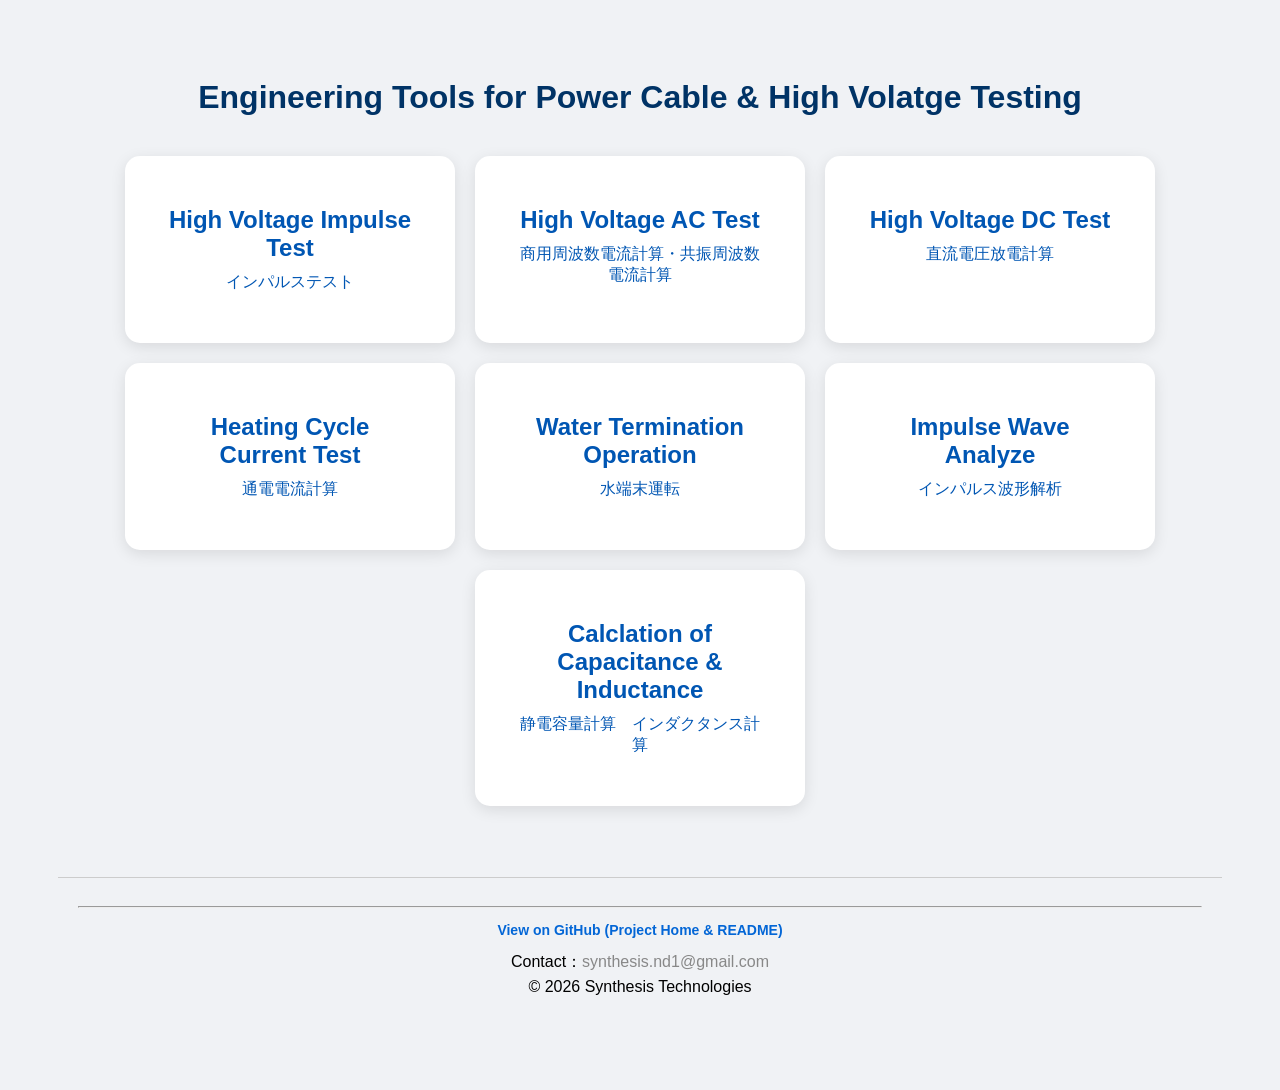
<file: index.html>
<!DOCTYPE html>
<html lang="ja">
<head>
      <!-- ここに貼り付ける -->
    <script async src="https://googletagmanager.com/gtag/js?id=G-E4B6H1NV9J"></script>
    <script>
      window.dataLayer = window.dataLayer || [];
      function gtag(){dataLayer.push(arguments);}
      gtag('js', new Date());
      gtag('config', 'G-E4B6H1NV9J');
    </script>
    <!-- ここまで -->
    <!-- Google tag (gtag.js) -->
   <script async src="https://www.googletagmanager.com/gtag/js?id=G-E4B6H1NV9J"></script> 
   <script>
    window.dataLayer = window.dataLayer || [];
    function gtag(){dataLayer.push(arguments);}
    gtag('js', new Date());
    gtag('config', 'G-E4B6H1NV9J');
   </script>
    
    <meta charset="UTF-8">
    <title>Engineering Tools - Main</title>
   <style>
    body { font-family: sans-serif; text-align: center; padding: 50px; background: #f0f2f5; }
    
    .menu-container { display: flex; justify-content: center; gap: 20px; flex-wrap: wrap; }

    .menu-card { 
        background: white; 
        padding: 40px; 
        border-radius: 15px; 
        width: 250px;
        box-shadow: 0 4px 15px rgba(0,0,0,0.1); 
        cursor: pointer; 
        transition: 0.3s;
        /* 通常時の文字色 */
        color: #0056b3; 
    }

    .menu-card h2, .menu-card p {
        color: inherit;
        margin: 10px 0;
    }

    /* 無効化されていないカードだけ、ホバー時に青く浮き上がる */
    .menu-card:not(.disabled):hover { 
        transform: translateY(-10px); 
        background: #0056b3; 
        color: white; 
    }

    /* --- インパルス波形解析専用：色抜きと無効化 --- */
    .menu-card.disabled {
        background: #e0e0e0;      /* グレーアウト（色抜き） */
        color: #888888;           /* 文字色を薄く */
        cursor: not-allowed;      /* 禁止カーソル */
        pointer-events: none;     /* クリック無効 */
        box-shadow: none;         /* 影を消す */
    }

    h1 { color: #003366; margin-bottom: 40px; }
</style>
</head>
<body>
    <h1>Engineering Tools for Power Cable & High Volatge Testing</h1>
    <div class="menu-container">
        <div class="menu-card" onclick="location.href='impulse.html'">
            <h2>High Voltage Impulse Test</h2>
            <p>インパルステスト</p>
        </div>
        <div class="menu-card" onclick="location.href='ac_test.html'">
            <h2>High Voltage AC Test</h2>
            <p>商用周波数電流計算・共振周波数電流計算</p>
        </div>
        <div class="menu-card" onclick="location.href='dc_test.html'">
            <h2>High Voltage DC Test</h2>
            <p>直流電圧放電計算</p>
        </div>
        <div class="menu-card" onclick="location.href='heating_test.html'">
            <h2>Heating Cycle Current Test</h2>
            <p>通電電流計算</p>
        </div>
        <div class="menu-card" onclick="location.href='water_test.html'">
            <h2>Water Termination Operation</h2>
            <p>水端末運転</p>
        </div>
        <div class="menu-card" onclick="location.href='impulse_wave.html'">
            <h2>Impulse Wave Analyze</h2>
            <p>インパルス波形解析</p>
        </div>
        <div class="menu-card" onclick="location.href='Calclation_C&L.html'">
            <h2>Calclation of Capacitance & Inductance</h2>
            <p>静電容量計算　インダクタンス計算</p>
        </div>
        
    </div>
      
　　<div id="plot-area"></div> 

    <footer style="margin-top: 50px; padding: 20px; border-top: 1px solid #ccc; font-family: sans-serif; text-align: center;">
        <hr> <p style="font-size: 14px; font-weight: bold;">
            <a href="https://github.com/synthesis-tech-01/engineering-tools" target="_blank" style="text-decoration: none; color: #0366d6;">
                View on GitHub (Project Home & README)
            </a>
        </p>
      <address style="font-style: normal;">
        Contact：<a href="mailto:synthesis.nd1@gmail.com" style="color: #888; text-decoration: none;">synthesis.nd1@gmail.com</a>
      </address>
      <p style="margin-top: 5px;">&copy; 2026 Synthesis Technologies</p>   
    </footer>
</body>
</html>
</file>
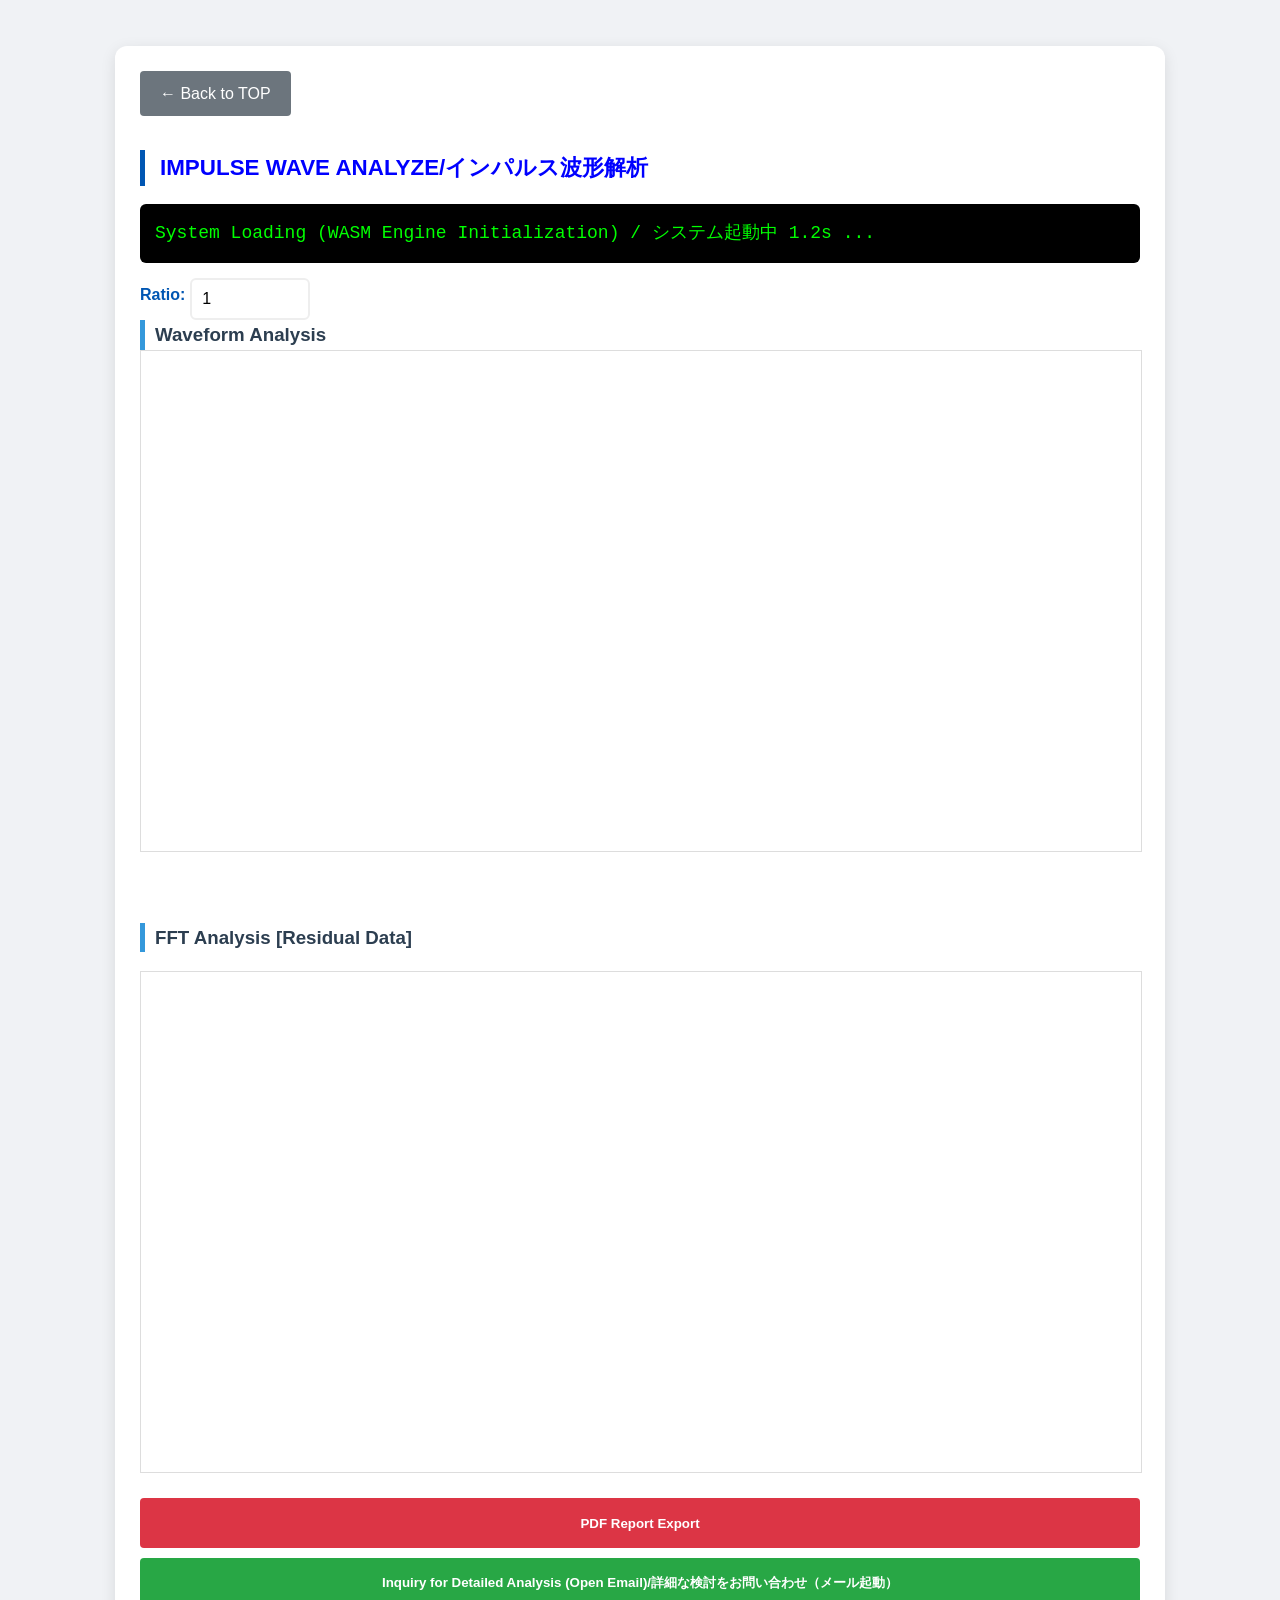
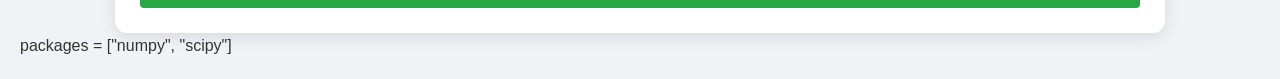
<file: impulse_wave.html>
<!DOCTYPE html>
<html lang="ja">
<head>
      <!-- Google tag (gtag.js) -->
　　　<script async src="https://googletagmanager.com/gtag/js?id=G-E4B6H1NV9J"></script>
    　<script>
     　 window.dataLayer = window.dataLayer || [];
      　function gtag(){dataLayer.push(arguments);}
      　gtag('js', new Date());
      　gtag('config', 'G-E4B6H1NV9J');
   　 </script>

    <meta charset="UTF-8">
    <title>IMPULSE WAVE ANALYZE</title>
    
    <link rel="stylesheet" href="style.css">
    <script type="module" src="https://pyscript.net/releases/2024.1.1/core.js"></script>
    <script src="https://cdn.plot.ly/plotly-2.31.1.min.js" charset="utf-8"></script>
    <style>
        body { font-family: 'Segoe UI', sans-serif; background: #f0f2f5; padding: 20px; }
        .container { max-width: 1000px; margin: 0 auto; background: white; padding: 25px; border-radius: 12px; box-shadow: 0 4px 15px rgba(0,0,0,0.1); }
        #status-box { background: #34495e; color: #ecf0f1; padding: 15px; margin: 15px 0; border-radius: 6px; font-family: monospace; font-size: 14px; min-height: 1.5em; }
        .dot-ani::after { content: '...'; animation: dots 1.5s infinite; }
        @keyframes dots { 0% { content: ''; } 33% { content: '.'; } 66% { content: '..'; } 100% { content: '...'; } }
        #plot-main, #plot-fft { width: 100%; height: 500px; background: #fff; border: 1px solid #ddd; margin-bottom: 20px; }
        .file-label { display: inline-block; padding: 10px 20px; background: #3498db; color: white; border-radius: 5px; cursor: pointer; font-weight: bold; }
        #file-info { margin-left: 15px; color: #2c3e50; font-size: 13px; font-weight: bold; vertical-align: middle; }
        h3 { color: #2c3e50; border-left: 5px solid #3498db; padding-left: 10px; margin-top: 25px; }

/*対応できないCSVファイルはファイルプレビューさせてデータの始まり行をしてい、サンプリングレートも入力させる  */
        #csv-modal {
          display: none;              /* ← 初期は非表示 */
          position: fixed;
          top: 10%;
          left: 10%;
          width: 80%;
          height: 70%;
          background: white;
          border: 1px solid #ccc;
          z-index: 9999;
        
          display: none;
          flex-direction: column;     /* ← 縦分割 */
        }

        /* ヘッダー */
        #fixed-header {
          flex: 0 0 auto;
          padding: 10px;
          background: white;
          border-bottom: 1px solid #ddd;
        }
        
        /* スクロール領域 */
        #csv-preview {
          flex: 1 1 auto;
          overflow-y: auto;
          font-family: monospace;
        }
        
        /* フッター */
        #csv-footer {
          flex: 0 0 auto;
          padding: 10px;
          border-top: 1px solid #ddd;
          background: white;
        }

        #ui-area {
            display: none;
            flex-direction: row;
            align-items: center;
            gap: 10px;
            flex-wrap: wrap;
        }
</style>
<!--ここから本画面のデザイン  -->
</head>
<body>

    <!--CSV未対応ファイルを手動表示させる 初期は見えない -->
    <div id="csv-modal">
    
      <div id="fixed-header">
        <h3>
          Automatic detection not possible. Click the starting row for the data.<br>
          And Input the Sampling Rate.<br>
          自動判別不能 データ開始行をクリックしてください。サンプリングレートも入力して下さい。
        </h3>
    
        <div style="font-weight:bold;">
          Selected Row: <span id="selected-line">No Select</span>
        </div>
      </div>
    
      <div id="csv-preview"></div>
    
      <div id="csv-footer">
        Sampling Rate (MHz):
        <input type="number" id="mhz-input" value="1">
        <style>
          .big-button {
            font-size: 14px;
            padding: 10px 20px;
            border-radius: 8px;
            cursor: pointer;
          }
        </style>

        <button class="big-button" onclick="confirmCSVSelection()">
          OK
        </button>
      </div>
    </div>

    
<div class="container">
    <a href="index.html" class="btn btn-back">← Back to TOP</a>
    <!--印刷エリアはここから  -->
    <div id="pdf-area">
        <h2 style="color: blue;">IMPULSE WAVE ANALYZE/インパルス波形解析</h2>
        
        <div id="status-box">
          <span id="status" class="dot-ani">
            System Loading (WASM Engine Initialization) / システム起動中
            <span id="init-timer">0.0</span>s  
          </span>
        </div>  

        <!--SI　LI　Superimporsedなど解析方法を選択  -->
        <div id="ui-area" style="display:none; align-items:center; gap:10px; flex-wrap:wrap;">    
            <select name="waveform" id="waveform" style="padding: 5px; height: 38px;">
                <option value="LI">LI</option>
                <option value="SI">SI</option>
                <!-- <option value="Superimporsed LI">SuperImporseLI</option> -->
            </select>
            <!--ファイルダイアログ  -->
            <label class="file-label">
                Select File/ファイルを選択 (CSV / TXT)
                <input type="file" id="file-upload" accept=".csv,.txt" style="display:none;">
            </label>
            <!--選択したファイル  -->
            <span id="file-info"></span>
        </div>

        <!-- Ratio入力-->
        <div style="display: flex; align-items: center; gap: 5px;">
            <label for="ratioInput" style="white-space: nowrap;">Ratio:</label>
            <input type="number" id="ratioInput" value="1" step="1" style="width: 120px;">
        </div>
        <!--波形グラフ  -->
        <div style="display: flex; justify-content: space-between; align-items: center; width: 100%;">
            <div class="controls">
             <h3 style="margin: 0;">Waveform Analysis</h3>
            </div>    
            <span id="status-display" style="font-weight: bold; color: green;">
                </span>
        </div>
        <div id="plot-main"></div> 
    　　<!--FFTグラフ  -->
        <h3>FFT Analysis [Residual Data]</h3>
        <div id="plot-fft"></div>
    </div>

    <!--印刷ボタン  -->
    <button class="btn btn-pdf btn-wide-action" onclick="window.print();">PDF Report Export</button>
    <!--問い合わせメール起動  -->
    <button class="btn btn-main btn-wide-action" style="margin-top: 10px; background: #28a745;" onclick="sendContactEmailIMPULSE()">
            Inquiry for Detailed Analysis (Open Email)/詳細な検討をお問い合わせ（メール起動）
    </button>
</div>

<!--pyhhon起動  -->
<py-config>
    packages = ["numpy", "scipy"]
</py-config>

<script type="py">
#ライブラリ宣言
import numpy as np
from scipy.optimize import curve_fit
from numpy.fft import fft, fftfreq, ifft
from pyscript import window, document, when
from collections import Counter    
import io
import json
import warnings
import time
from scipy.optimize import OptimizeWarning

print("PYTHON STARTED")

#LIかSIか   将来　重畳も増えるから 
mode = "LI"
processors = {} 
   
result = None
popt = None
data = None
    
#登録制にする    
def register_mode(name):
    def wrapper(func):
        processors[name] = func
        return func
    return wrapper

#LIの時    
@register_mode("LI")
def run_li(data):
    return "LI result"
    
#SIの時
@register_mode("SI")
def run_si(data):
    return "SI result"
    
#重畳の時
@register_mode("SuperImporseLI")
def run_super_imporse_li(data):
    return "Super result"    

#黒背景に緑文字の状況表示欄    
status_el = document.getElementById("status")
status_el2 = document.getElementById('status-display')

#選択したファイル    
file_info_el = document.getElementById("file-info")
# LI or SI
mode_select = document.getElementById("waveform")
    
def on_python_ready():
    document.getElementById("control-panel").style.display = "flex"
    
def update_status(text, animated=False):
    status_el.innerText = text
    if animated: status_el.classList.add("dot-ani")
    else: status_el.classList.remove("dot-ani")

def update_status2(text, animated=False):
    status_el2.innerText = text    
    
#フィッティングさせる基底式　重要　vpeak * np.exp(-t-t0 / b) - shift * np.exp(-t-t0 / a)　t/bとt/aでないと丸みがありフィットしない
def v_model(t_us, vpeak, b, shift, a, t0):
    t = t_us - t0
    y = vpeak * (np.exp(-t / b) - shift * np.exp(-t / a))
    # 最後に 0 以上の値であることを保証（もし必要なら）
    y = np.maximum(y, 0)
    return y
    
def to_js(obj):
    return window.JSON.parse(json.dumps(obj))

def safe_list(arr):
    return np.nan_to_num(arr, nan=0.0).tolist()

#データ取得
async def parse_waveform_file(f, meta):
    text = await _read_file_text(f)
    lines = text.splitlines()

    fmt = _detect_format(lines)

    if fmt == "yokogawa":
        result = _parse_yokogawa(lines)
    else:
        result = await _parse_generic(lines, meta)

    return _finalize(result)

#CSV/txtファイルなどを読む    
async def _read_file_text(f):
    array_buffer = await f.arrayBuffer()
    raw_bytes = array_buffer.to_bytes()
    return raw_bytes.decode('utf-8', errors='ignore')

#yokogawa DLシリーズはヘッダと電圧レンジのみ　時間軸情報なし　DLMシリーズはヘッダーと１列目に時間軸もあり　or それ以外　ファイル形式    
def _detect_format(lines):
    s_rate = h_res = h_off = None

    for line in lines[:20]:
        parts = [p.strip().replace('"', '') for p in line.split(',')]
        if len(parts) < 2:
            continue

        key, val = parts[0], parts[1]

        try:
            if "SampleRate" in key:
                s_rate = float(val)
            elif "HResolution" in key:
                h_res = float(val)
            elif "HOffset" in key:
                h_off = float(val)
        except:
            pass

    if all(v is not None for v in [s_rate, h_res, h_off]):
        return "yokogawa"
#横河DLシリーズ以外はgenericとする　後述するがさらに分岐していく
    return "generic"

#横河DLシリーズのファイル形式に従い t,v,dt値を得る    
def _parse_yokogawa(lines):
    js_log = window.console.log
    js_log("Yokogawa DL format recognized.")

    v = []

    for line in lines[17:]:
        parts = line.split(',')
        if len(parts) >= 2 and parts[1].strip():
            try:
                v.append(float(parts[1].strip()))
            except:
                continue

    v = np.array(v)

    s_rate, h_res, h_off = _extract_yoko_meta(lines)

    dt = h_res if (h_res and h_res > 0) else (1.0 / s_rate if s_rate else 0)
    t = h_off + np.arange(len(v)) * dt if h_off is not None else np.arange(len(v)) * dt

    return {"time": t, "voltage": v, "dt": dt}

#横河以外と選別したファイルをさらに読み解く(岩通、テクトロ、Hias)
async def _parse_generic(lines, meta):
    rows = []

    # =========================
    # ① 数値抽出
    # =========================
    for line in lines:
        parts = line.replace(',', ' ').replace('\t', ' ').replace('"', ' ').split()

        nums = []
        for p in parts:
            try:
                nums.append(float(p))
            except:
                continue

        if nums:
            rows.append(nums)

    if not rows:
        raise ValueError("数値データが見つかりません。")

    #ヘッダだけ2列
    #データは1列
    #→ max_cols=2
    #→ 2列扱い
    #→ データ行ほぼ全部捨てられる
    #「現場CSVは絶対に汚い」
    valid_rows = [r for r in rows if len(r) >= 1]

    tail = valid_rows[int(len(valid_rows)*0.2):]
    if not tail:
        tail = valid_rows
    
    col_counts = [len(r) for r in tail]
    most_common_cols = Counter(col_counts).most_common(1)[0][0]
    
    # =========================
    # ② 2列以上（time, voltage）
    # =========================
    if most_common_cols >= 2:
        t = np.array([r[0] for r in rows if len(r) >= 2])
        v = np.array([r[1] for r in rows if len(r) >= 2])

        if len(t) > 1:
            dt = (t[-1] - t[0]) / (len(t) - 1)
        else:
            dt = 0.0

        return {"time": t, "voltage": v, "dt": dt}

    # =========================
    # ③ 1列データ
    # =========================
    elif most_common_cols == 1:
        v = np.array([r[0] for r in rows])
    
        dt = float(meta.get("XINCR", 0.0))
    
        # ★メタがあるときだけ自動処理
        if dt > 0:
            t = np.arange(len(v)) * dt
            return {"time": t, "voltage": v, "dt": dt}
    
        # ★それ以外は必ずUI
        user_input = await _ask_user_fallback(lines)
    
        return _parse_with_user_setting(
            lines,
            user_input["start_idx"],
            user_input["mhz"]
        )
    
    # =========================
    # ④ それ以外（ほぼ来ないが保険）
    # =========================
    else:
        user_input = await _ask_user_fallback(lines)

        return _parse_with_user_setting(
            lines,
            user_input["start_idx"],
            user_input["mhz"]
        )
#横河DLシリーズは1列電圧情報しかなく、ヘッダーからサンプリングレート、時間軸、トリガ前の時間　情報を取得しないと描画できない    
def _extract_yoko_meta(lines):
    s_rate = h_res = h_off = None

    for line in lines[:20]:
        parts = [p.strip().replace('"', '') for p in line.split(',')]
        if len(parts) < 2:
            continue

        key, val = parts[0], parts[1]

        try:
            if "SampleRate" in key:
                s_rate = float(val)
            elif "HResolution" in key:
                h_res = float(val)
            elif "HOffset" in key:
                h_off = float(val)
        except:
            pass

    return s_rate, h_res, h_off
    
#すべてのデータを時間、電圧、時間間隔、サンプリングレート、電圧のRatio
def _finalize(result):
    t = result["time"]
    v = result["voltage"]
    dt = result["dt"]

    dt_us = dt * 1e6
    fs_mhz = 1.0 / dt_us if dt_us > 0 else 0

    try:
        ratio = float(document.getElementById("ratioInput").value or 1.0)
    except:
        ratio = 1.0

    return {
        "time": t,
        "voltage": v * ratio,
        "dt": dt,
        "dt_us": dt_us,
        "fs_mhz": fs_mhz,
    }


#対応できないcsvファイル形式用　ユーザーに主要なパラメーターを手入力させる
def _parse_with_user_setting(lines, start_idx, mhz_val):

    rows = []

    # =========================
    # ① カンマ除去＆数値抽出
    # =========================
    for line in lines[start_idx:]:
        parts = line.replace(',', ' ').replace('\t', ' ').replace('"', ' ').split()

        nums = []
        for p in parts:
            try:
                nums.append(float(p))
            except:
                continue

        if nums:
            rows.append(nums)

    if not rows:
        raise ValueError("数値データが見つかりません。")

    # =========================
    # ② 列数判定
    # =========================
    #ヘッダだけ2列
    #データは1列
    #→ max_cols=2
    #→ 2列扱い
    #→ データ行ほぼ全部捨てられる
    #「現場CSVは絶対に汚い」
    valid_rows = [r for r in rows if len(r) >= 1]

    tail = valid_rows[int(len(valid_rows)*0.2):]
    if not tail:
        tail = valid_rows
    
    col_counts = [len(r) for r in tail]
    most_common_cols = Counter(col_counts).most_common(1)[0][0]
    
    if most_common_cols >= 2:
        # 2列以上 → 2列目を電圧
        v = np.array([r[1] for r in rows if len(r) >= 2])
    else:
        # 1列 → それが電圧
        v = np.array([r[0] for r in rows])

    # =========================
    # ③ 時間軸生成
    # =========================
    dt = 1.0 / (float(mhz_val) * 1e6)
    t = np.arange(len(v)) * dt

    return {
        "time": t,
        "voltage": v,
        "dt": dt
    }

#未対応ファイル形式ならば呼び出す    
async def _ask_user_fallback(lines):
    preview = "\n".join(lines[:30])

    result = await window.askUserForCSVFormat(preview)

    return {
        "start_idx": int(result.start_idx),
        "mhz": float(result.mhz)
    }
    
def _is_float(self, val):
    try:
        float(val)
        return True
    except:
        return False

#フィッティングデータ解析　これはLI　今後SIも展開する
def analyze_waveform(v_raw_v, dt_sec, dt_us, fs_mhz, mode):
    t_us, idx_start = _compute_time_axis(v_raw_v, dt_us)
    fit = _fit_waveform(v_raw_v, t_us, idx_start)

    filt = _apply_fft_filter(
        v_raw_v,
        fit["v_fit"],
        dt_sec
    )

    dv = np.diff(filt["v_filtered"])
    idx_dv = np.argmax(dv)

    #window.console.log("idx_start =", int(idx_start))
    #window.console.log("idx_dv =", int(idx_dv))

    metrics = _extract_metrics(
        filt["v_filtered"],
        t_us,
        idx_start,
        dt_us,
        mode
    )

    return {
        **fit,
        **filt,
        **metrics,
        "t_us": t_us,
        "dt_us": dt_us,
        "fs_mhz": fs_mhz,
        "v_raw": v_raw_v
    }
    
#急峻な箇所を見つけてIndexを0に　時間軸をデータ配列へ　マイクロ秒に
def _compute_time_axis(v_raw_v, dt_us, threshold=0.05):
    abs_v = np.abs(v_raw_v)
    v_max = np.max(abs_v)

    if v_max == 0:
        idx_start = 0
    else:
        #急峻に立ち上がる(立下がる)最初の点がidx_startに入る　SI時のゼロ点
        #配列の隣と最も差が大きいデータが
        dv = np.diff(abs_v)
        idx_start = np.argmax(dv)
        #idx_candidates = np.where(abs_v > v_max * threshold)[0]
        #idx_start = idx_candidates[0] if len(idx_candidates) else 0
        window.console.log("idx_start =", int(idx_start))
    
    t_us = (np.arange(len(v_raw_v)) - idx_start) * dt_us
    
    return t_us, idx_start

#フィッティングデータ解析    
def _fit_waveform(v_raw_v, t_us, idx_start):
    # -----------------------------
    # baseline correction
    # -----------------------------
    #t0 = t_us[idx_start]
    #ストップウォッチ
    start_time = time.perf_counter()
    
    t0 = t_us[0]
    #window.console.log("t0 =", float(t0))
    pre_mask = t_us < t0
    #pre_mask = t_us < 0
    
    if np.any(pre_mask):
        baseline = np.mean(v_raw_v[pre_mask])
    else:
        baseline = 0.0
    print(pre_mask)
    v_raw_v = v_raw_v - baseline
    abs_v = np.abs(v_raw_v)

    t_max_idx = np.argmax(abs_v)
    polarity = 1.0 if v_raw_v[t_max_idx] >= 0 else -1.0

    mask = t_us >= t0

    fit_t = t_us[mask]
    fit_y = abs_v[mask]

    peak = np.max(fit_y)
    peak_t = fit_t[np.argmax(fit_y)]

    # -----------------------------
    # 初期値　v_model(t_us, vpeak, b, shift, a, t0):
    # -----------------------------
    p0 = [
        peak * 1.05,
        70.0,
        peak * 0.65,
        0.4,
        t0
    ]

    # -----------------------------
    # 重み設定
    # 立上り30%-100%のみ強調
    # -----------------------------
    sigma = np.ones_like(fit_y)

    rising_mask = (
        (fit_y >= peak * 0.275) &
        (fit_t <= peak * 0.)
        #(fit_t <= peak_t)
    )

    sigma[rising_mask] = 0.1
    # 1. まずピークに達した時間を特定する（電圧が最小になる位置）
    peak_t = fit_t[np.argmin(fit_y)]
    
    # 2. 減衰時（ピーク以降）であり、なおかつ70%以下
    decay_mask = (fit_t > peak_t) & (fit_y > peak * 0.99)
    
    sigma[decay_mask] = 10.0
    
    bounds = (
    [0, 0.1, 0, 0.1, -100],
    [1e9, 100, 1e9, 100, 100]
    )
    # -----------------------------
    # フィット
    # -----------------------------
    with warnings.catch_warnings():
        warnings.simplefilter("ignore", OptimizeWarning)
    popt, _ = curve_fit(
        v_model,
        fit_t,
        fit_y,
        p0=p0,
        sigma=sigma,
        bounds=bounds,
        absolute_sigma=False,
        maxfev=30000
    )

    # -----------------------------
    # 波形生成
    # -----------------------------
    v_fit = np.zeros_like(v_raw_v)

    v_fit[mask] = (
        v_model(fit_t, *popt) * polarity
    )

    residual = v_raw_v - v_fit
    # 2. 計測終了
    end_time = time.perf_counter()
    
    # 3. 差分を計算（秒単位）
    elapsed_time = end_time - start_time
    window.console.log(f"処理時間: {elapsed_time:.4f} 秒")
    
    return {
        "v_fit": v_fit,
        "residual": residual,
        "popt": popt
    }

    

#FFTとK-Factor
def _apply_fft_filter(v_raw_v, v_fit, dt_sec):
    n = len(v_raw_v)

    residual = v_raw_v - v_fit
    yf = fft(residual - np.mean(residual))
    xf = fftfreq(n, dt_sec)

    k = 1.0 / (1.0 + 2.2 * (xf/1e6)**2)

    v_filtered = v_fit + ifft(yf * k).real

    return {
        "v_filtered": v_filtered,
        "yf": yf,
        "xf": xf,
        "k": k
    }

#T1,T2計測への各点を座標化 LI用、SI用など
def _extract_metrics(v_filtered, t_us, idx_start, dt_us, mode):

    abs_v = np.abs(v_filtered)

    pk_idx = np.argmax(abs_v)

    v_pk = v_filtered[pk_idx]

    polarity = np.sign(v_pk)

    # 描画用電圧（極性保持）
    v_100 = abs(v_pk) * 1.0 * polarity
    v_90  = abs(v_pk) * 0.9 * polarity
    v_50  = abs(v_pk) * 0.5 * polarity
    v_30  = abs(v_pk) * 0.3 * polarity

    # 時間位置検出は abs 使用
    idx_30 = np.interp(abs(v_30), abs_v[:pk_idx], np.arange(pk_idx))
    idx_90 = np.interp(abs(v_90), abs_v[:pk_idx], np.arange(pk_idx))

    idx_50 = np.interp(
        abs(v_50),
        abs_v[pk_idx:][::-1],
        np.arange(len(v_filtered)-1, pk_idx-1, -1)
    )

    idx_100 = np.interp(abs(v_100), abs_v[:pk_idx], np.arange(pk_idx))

    t_30 = (idx_30 - idx_start) * dt_us
    t_50 = (idx_50 - idx_start) * dt_us
    t_90 = (idx_90 - idx_start) * dt_us
    t_100 = (idx_100 - idx_start) * dt_us

    t1 = ((idx_90 - idx_30) * dt_us) / 0.6
    t0 = t_30 - 0.3 * t1
    t2 = t_50 - t0
    t00 = idx_start * dt_us

    return {
        "v_pk": v_pk,  
        "t_peak": t_us[pk_idx],
        "v_100": v_100,
        "v_90": v_90,
        "v_50": v_50,
        "v_30": v_30,
        "t1": t1,
        "t2": t2,
        "t0": t0,
        "t00": t00,
        "t_30": t_30,
        "t_50": t_50,
        "t_90": t_90,
        "t_100": t_100,
        "idx_90": idx_90,
        "idx_100": idx_100,
        "idx_start": idx_start
    }
    
#解析結果をグラフへ    




    

#FFT関数    
def render_fft(result):

    xf = result["xf"]
    yf = result["yf"]
    k_factor = result["k"]

    #window.console.log(
    #    f"FFT debug: len={len(xf)}, positive={np.sum(xf>0)}"
    #)

    n = len(yf)
    mask_fft = xf > 0

    window.plotFFTInJS(
        to_js((xf[mask_fft]/1e6).tolist()),
        to_js((np.abs(yf[mask_fft])*2/n).tolist()),
        to_js((np.abs(yf[mask_fft]*k_factor[mask_fft])*2/n).tolist()),
        10.0
    )
#仮置き　グラフ線描画　raw regidual fitted ドット点     
def build_main_traces(result, t_us):

    return [
        {
            "x": safe_list(t_us),
            "y": safe_list(np.array(result["v_raw"]) / 1000),
            "name": "Raw",
            "line": {"color": "gray", "width": 1}
        },
        {
            "x": safe_list(t_us),
            "y": safe_list(result["residual"]/10000),
            "name": "Residual",
            "line": {"color": "#dcdcdc", "width": 1}
        },
        {
            "x": safe_list(t_us),
            "y": safe_list(result["v_filtered"]/1000),
            "name": "Filtered",
            "line": {"color": "#00b359", "width": 3}
        },
        {
            "x": [
                result["t0"],
                result["t_30"],
                result["t_90"],
                result["t_50"],
                result["t0"] + result["t1"]
            ],
            "y": [
                0,
                result["v_30"]/1000,
                result["v_90"]/1000,
                result["v_50"]/1000,
                0
            ],
            "mode": "markers",
            "marker": {"color": "red", "size": 8},
            "name": "Points"
        }
    ]

#LI用　T1,T2 罫線引き
def render_li_annotations(layout, traces, result):

    layout = dict(layout)
    layout["shapes"] = list(layout.get("shapes", []))
    traces = traces.copy()

    traces.append({
        "x": [
            result["t0"],
            result["t_30"],
            result["t_90"],
            result["t_50"],
            result["t0"] + result["t1"]
        ],
        "y": [
            0,
            result["v_30"]/1000,
            result["v_90"]/1000,
            result["v_50"]/1000,
            0
        ],
        "mode": "markers",
        "marker": {"color": "red", "size": 8},
        "name": "LI Points"
    })

    layout["shapes"].extend([
        {
            "type": "line",
            "x0": result["t0"],
            "y0": 0,
            "x1": result["t0"] + result["t1"],
            "y1": result["v_pk"]/1000,
            "line": {"color": "red", "dash": "dashdot", "width": 1}
        },
        {
            "type": "line",
            "x0": result["t0"] + result["t1"],
            "y0": result["v_pk"]/1000,
            "x1": result["t0"] + result["t1"],
            "y1": 0,
            "line": {"color": "red", "dash": "dashdot", "width": 1}
        },
        {
            "type": "line",
            "x0": result["t_50"],
            "y0": result["v_50"]/1000,
            "x1": result["t_50"],
            "y1": 0,
            "line": {"color": "gray", "dash": "dash", "width": 1}
        }
    ])

    layout["xaxis"] = dict(layout.get("xaxis", {}))
    #横軸の目盛り　トリガ点を基準に-10〜+100us秒
    layout["xaxis"]["range"] = [
        result["t0"] - 10,
        result["t0"] + 100
    ]

    #window.console.log("shapes AFTER =", len(layout["shapes"]))
    return traces, layout

#SI用T1,T2 罫線引き
def render_si_annotations(layout, traces, result):

    # -------------------------
    # debug（必要なら）
    # -------------------------
    #window.console.log("MODE =", mode)
    #window.console.log("SI branch =", mode == "SI")

    # -------------------------
    # 必ず「コピーは最初」
    # -------------------------
    traces = traces.copy()

    layout = dict(layout)
    layout["shapes"] = list(layout.get("shapes", []))

    # -------------------------
    # データ準備
    # -------------------------
    t_us = result["t_us"]
    idx_start = result["idx_start"]
    t_start = t_us[idx_start]
    #t_start = t_us[0]
    # -------------------------
    # marker
    # -------------------------
    traces.append({
        "x": [
            result["t0"],
            result["t_peak"],
            result["t_50"]
        ],
        "y": [
            0,
            result["v_pk"]/1000,
            result["v_50"]/1000
        ],
        "mode": "markers",
        "marker": {
            "color": "blue",
            "size": 8
        },
        "name": "SI Points"
    })

    # -------------------------
    # shapes
    # -------------------------
    layout["shapes"].extend([
        {
            "type": "line",
            "x0": result["t0"],
            "y0": 0,
            "x1": result["t_peak"],
            "y1": result["v_pk"]/1000,
            "line": {
                "color": "blue",
                "dash": "dashdot",
                "width": 1
            }
        },
        {
            "type": "line",
            "x0": result["t_peak"],
            "y0": result["v_pk"]/1000,
            "x1": result["t_peak"],
            "y1": 0,
            "line": {
                "color": "blue",
                "dash": "dashdot",
                "width": 1
            }
        },
        {
            "type": "line",
            "x0": t_start,
            "y0": result["v_50"]/1000,
            "x1": result["t_50"],
            "y1": result["v_50"]/1000,
            "line": {
                "color": "gray",
                "dash": "dash",
                "width": 1
            }
        },
        {
            "type": "line",
            "x0": result["t_50"],
            "y0": result["v_50"]/1000,
            "x1": result["t_50"],
            "y1": 0,
            "line": {
                "color": "gray",
                "dash": "dash",
                "width": 1
            }
        }
    ])
    return traces, layout

#結果からグラフを描画   
def render_results(result):
    mode = mode_select.value
    #window.console.log("RENDER MODE =", mode)

    t_us = result["t_us"]

    main_traces = [
        {
            "x": safe_list(t_us),
            "y": safe_list(np.array(result["v_raw"]) / 1000),
            "name": "Raw",
            "line": {"color": "gray", "width": 1}
        },
        {
            "x": safe_list(t_us),
            "y": safe_list(result["residual"]/1000),
            "name": "Residual",
            "line": {"color": "#dcdcdc", "width": 1} ##dcdcdc
        },
        {
            "x": safe_list(t_us),
            "y": safe_list(result["v_filtered"]/1000),
            "name": "Filtered",
            "line": {"color": "#00b359", "width": 3}
        }
    ]

    layout = {
        "template": "plotly_white",
        "xaxis": {"title": "Time [us]"},
        "yaxis": {"title": "Voltage [kV]"},
        "shapes": []
    }

    # ★重要：毎回完全再描画
    window.Plotly.purge("plot-main")

    if mode == "LI":
        main_traces, layout = render_li_annotations(layout, main_traces, result)

    elif mode == "SI":
        main_traces, layout = render_si_annotations(layout, main_traces, result)

    window.Plotly.newPlot(
        "plot-main",
        to_js(main_traces),
        to_js(layout),
        {"responsive": True}
    )

    render_fft(result)
    update_status(build_status_text(mode, result, result["popt"]))
    update_status2(build_status_text2(mode, result, result["popt"]))
    
#再計測する
def recalculate():
    global result, data, mode

    if data is None:
        return

    mode = mode_select.value

    result = analyze_waveform(
        data["voltage"],
        data["dt"],
        data["dt_us"],
        data["fs_mhz"],
        mode
    )

    result["mode"] = mode
    render_results(result)
    
#ステータス    
def build_status_text(mode, result, popt):
    is_si = (mode == "SI")

    if is_si:
        return (
            f"Completed (SI): Voltage={result['v_pk']/1000:.2f}kV  "
            f"Tp={result['t_peak']:.2f}us  "
            f"T2={result['t2']:.2f}us\n"
            f"Loaded {len(result['v_raw'])} samples "
            f"Sampling Rate: {result['fs_mhz']:.1f}MHz | "
            f"Fit: a={popt[3]:.3f}, b={popt[1]:.3f}, shift={popt[2]:.1f}"
        )
    else:
        return (
            f"Completed (LI): Voltage={result['v_pk']/1000:.2f}kV  "
            f"T1={result['t1']:.2f}us  "
            f"T2={result['t2']:.2f}us\n"
            f"Loaded {len(result['v_raw'])} samples "
            f"Sampling Rate: {result['fs_mhz']:.1f}MHz | "
            f"Fit: a={popt[3]:.3f}, b={popt[1]:.3f}, shift={popt[2]:.1f}"
        )

def build_status_text2(mode, result, popt):
    is_si = (mode == "SI")

    if is_si:
        return (
            f"Voltage={result['v_pk']/1000:.2f}kV  "
            f"Tp={result['t_peak']:.2f}us  "
            f"T2={result['t2']:.2f}us\n"
        )
    else:
        return (
            f"Voltage={result['v_pk']/1000:.2f}kV  "
            f"T1={result['t1']:.2f}us  "
            f"T2={result['t2']:.2f}us\n"
        )
    
#実際の動作コード　イベントハンドラー    
@when("change", "#file-upload")
async def handle_file(event):
    global data, result, mode
    files = event.target.files
    if not files:
        return

    f = files.item(0)
    file_info_el.innerText = f"File: {f.name}"
    update_status("Analyzing...", animated=True)

    js_log = window.console.log

    try:
        # ① パース
        parsed = await parse_waveform_file(f, meta={})
        data = parsed
        v_raw_v = parsed["voltage"]
        dt_sec = parsed["dt"]
        dt_us = parsed["dt_us"]
        fs_mhz = parsed["fs_mhz"]

        mode = mode_select.value

        js_log(f"Loaded {len(v_raw_v)} samples / mode={mode}")

        #
        fit_result = analyze_waveform(
            v_raw_v,
            dt_sec,
            dt_us,
            fs_mhz,
            mode
        )
        
        fit_result["mode"] = mode
        result = fit_result
        
        render_results(result)

    except Exception as e:
        #window.console.log(locals())
        update_status(f"Error: {str(e)}")
        window.console.error(str(e))

#LI かSIかを選択したら値を持つ
@when("change", "#waveform")
def on_change(event):
    global mode
    mode = event.target.value
    window.console.log("MODE CHANGED:", mode)
    if result is None:
        return  # ファイル未読み込みなら何もしない
    recalculate()

    
#パイソン起動後にファイル選択ボタンやLIorSIオプションを出現させる    
document.getElementById("ui-area").style.display = "flex"
init_time = document.getElementById("init-timer").innerText
update_status(f"READY (Initial Load: {init_time}s)")
    
#パイソン起動完了でストップウォッチが止まる    
if hasattr(window, "stopInitTimer"):
    window.stopInitTimer()
</script>
<!--ここまでpyscript やはりフィッティング関連関数が便利で正確  -->


<!--ここからjavascript　ここではFFTグラフ　下側やサポート対応しないcsvファイルを手動にてパラメーターセットさせるための部品と動作  -->
<script>
//未対応CSVファイルが来たらユーザーにデータ始まり行とサンプリングレートを
window.askUserForCSVFormat = function(previewText) {
    return new Promise((resolve) => {

        // ========= 要素取得 =========
        const modal = document.getElementById("csv-modal");
        const preview = document.getElementById("csv-preview");
        const mhzInput = document.getElementById("mhz-input");

        preview.innerHTML = "";
        modal.style.display = "flex";

        let selectedIdx = null;

        const lines = previewText.split("\n");

        // ========= ユーティリティ =========
        const isNumericLine = (line) => {
            const cleaned = line.replace(/,/g, " ").trim();
            const parts = cleaned.split(/\s+/);
            return parts.some(p => !isNaN(parseFloat(p)));
        };

        // ========= プレビュー生成 =========
        lines.forEach((line, idx) => {
            const div = document.createElement("div");

            div.textContent = `[${idx}] ${line}`;
            div.style.cursor = "pointer";
            div.style.padding = "2px 6px";
            div.style.borderBottom = "1px solid #eee";

            // ★ 数値っぽい行を薄緑
            if (isNumericLine(line)) {
                div.style.background = "#f3fff3";
            }

            // クリック選択
            div.onclick = () => {
                selectedIdx = idx;
            
                // ハイライトだけ
                [...preview.children].forEach(c => {
                    c.style.background = c.dataset.baseColor || "";
                });
                div.style.background = "#d0ebff";
            　　
                mhzInput.focus();
                mhzInput.select();
                // ★確定はしない
                document.getElementById("selected-line").innerText = `${idx} : ${line}`;
            };

            // 元の色保存（ハイライト復元用）
            div.dataset.baseColor = div.style.background;

            preview.appendChild(div);
        });

        // ========= 自動スクロール（最初の数値行へ） =========
        const firstNumericIdx = lines.findIndex(isNumericLine);
        if (firstNumericIdx >= 0) {
            selectedIdx = firstNumericIdx;

            setTimeout(() => {
                const target = preview.children[firstNumericIdx];
                if (target) {
                    target.scrollIntoView({ block: "center" });
                    target.style.background = "#d0ebff";
                }
            }, 50);
        }

        // ========= 確定処理 =========
        function confirmSelection() {

            if (selectedIdx === null) {
                alert("データ開始行を選択してください");
                return;
            }

            const mhz = parseFloat(mhzInput.value);

            if (isNaN(mhz) || mhz <= 0) {
                alert("有効なサンプリングレート(MHz)を入力してください");
                return;
            }

            modal.style.display = "none";

            resolve({
                start_idx: selectedIdx,
                mhz: mhz
            });
        }

        // ========= OKボタン =========
        window.confirmCSVSelection = confirmSelection;

        // ========= ESCで閉じる =========
        function handleEsc(e) {
            if (e.key === "Escape") {
                modal.style.display = "none";
                document.removeEventListener("keydown", handleEsc);
            }
        }
        document.addEventListener("keydown", handleEsc);
    });
};
    
function plotFFTInJS(freq, rawAmp, filteredAmp, f_limit) {
    // 1. Rawデータのトレース定義 (緑)
    const traceRaw = {
        x: freq,
        y: rawAmp,
        name: 'Raw',
        type: 'scatter',
        mode: 'lines',
        line: { color: '#dcdcdc', width: 1 }
    };

    // 2. Filteredデータのトレース定義 (青)
    const traceFiltered = {
        x: freq,
        y: filteredAmp,
        name: 'Filtered',
        type: 'scatter',
        mode: 'lines',
        line: { color: '#00b359', width: 3 }
    };

    // 3. レイアウト設定（横幅最大化 & 凡例内包）
    const layout = {
        template: 'plotly_white',
        margin: { t: 30, r: 20, b: 50, l: 60 },
        autosize: true,
        xaxis: { 
            title: 'Frequency [MHz]', 
            range: [0, 10], // 10MHzに固定
            autorange: false 
        },
        yaxis: { 
            title: 'Amplitude', 
            autorange: true 
        },
        showlegend: true,
        legend: {
            x: 0.99,
            y: 0.99,
            xanchor: 'right',
            yanchor: 'top',
            bgcolor: 'rgba(255, 255, 255, 0.6)',
            bordercolor: '#ccc',
            borderwidth: 1
        }
    };

    const config = { responsive: true };

    // 4. 描画実行（traceRaw と traceFiltered を配列で渡す）
    // もしここで 'traceRaw is not defined' が出る場合は、上の定義より前にこの行を書いていないか確認してください
    Plotly.newPlot('plot-fft', [traceRaw, traceFiltered], layout, config);
}

// 1. グローバルな変数を用意する（windowに紐付ける）
    window.initTimerInterval = null;

    (function() {
        const startTime = performance.now();
        const timerEl = document.getElementById("init-timer");
        
        // 2. 変数にインターバルのIDを代入する
        // これにより、後から Python側で window.initTimerInterval を参照して停止できます
        window.initTimerInterval = setInterval(() => {
            const elapsed = (performance.now() - startTime) / 1000;
            timerEl.innerText = elapsed.toFixed(1);
        }, 100);
    })();
// pyscript　と　javascript間のデータやり取りで色々苦労する　
window.stopInitTimer = function() {
    if (window.initTimerInterval) {
        clearInterval(window.initTimerInterval);
        window.initTimerInterval = null;
    }
};


// ページ巻末の印刷やメール問い合わせなど　ここは他のhtmlページと共通
function sendContactEmailIMPULSE() {
    
    const subject = encodeURIComponent("Inquiry regarding IMPULSE Test Configuration / インパルス試験構成の相談");
    
    // 3. メール本文の構築 (英語の後に日本語)
    let bodyText = `Inquiry regarding the following IMPULSE Test calculation results:\n`;
    bodyText += `インパルス試験の計算結果に基づき、以下の通り相談いたします。\n\n`;
    bodyText += `Please provide a detailed analysis and review of these parameters.\n`;
    bodyText += `上記内容について、詳細な解析・検討をお願いいたします。\n\n`;
    bodyText += `Synthesis Technologies`;

    const mailtoUrl = `mailto:synthesis.nd1@gmail.com?subject=${subject}&body=${encodeURIComponent(bodyText)}`;
    window.open(mailtoUrl, '_blank');
}
</script>
 
</body>
</html>
</file>
<file: style.css>
:root {
    --primary: #0056b3;
    --dark: #003366;
    --bg: #f4f7f9;
    --card: #ffffff;
}

body { 
    font-family: 'Segoe UI', Arial, sans-serif; 
    background: var(--bg); 
    color: #333; 
    margin: 0; 
    padding: 20px; 
    line-height: 1.6; 
}

.container { max-width: 900px; margin: auto; }

/* メニューカード：青色フォント設定 */
.menu-card { 
    background: var(--card); 
    padding: 40px; 
    border-radius: 15px; 
    width: 250px;
    box-shadow: 0 4px 15px rgba(0,0,0,0.1); 
    cursor: pointer; 
    transition: 0.3s;
    /* 通常時の文字色をメインの青に統一 */
    color: var(--primary); 
    margin: 10px;
    display: inline-block;
}

.menu-card h2, .menu-card p {
    color: inherit; /* 親要素の青色を引き継ぐ */
    margin-top: 0;
}

.menu-card:hover { 
    transform: translateY(-10px); 
    background: var(--primary); 
    color: white; /* ホバー時のみ白抜き */
}

/* 計算カード設定 */
.calc-card { 
    background: var(--card); 
    padding: 20px; 
    border-radius: 12px; 
    box-shadow: 0 4px 15px rgba(0,0,0,0.1); 
    margin-bottom: 20px; 
}

h2 { 
    border-left: 5px solid var(--primary); 
    padding-left: 15px; 
    color: var(--dark); 
    font-size: 1.4rem; 
}

/* 入力エリア：PDF出力時も崩れにくいFlex配置に統一 */
.input-grid { 
    display: flex !important;
    flex-wrap: wrap;
    gap: 15px;
    margin-bottom: 20px;
    align-items: flex-end;
}

.input-grid > div {
    flex: 1;
    min-width: 200px; /* 狭くなりすぎないよう調整 */
}

label { 
    display: block; 
    font-size: 1rem; 
    font-weight: bold; 
    color: var(--primary); /* ラベルも青系にすると統一感が出ます */
    margin-bottom: 8px; 
}

input, select { 
    width: 100%; 
    padding: 10px; 
    border: 2px solid #eee; /* 少し太めのボーダー */
    border-radius: 6px; 
    box-sizing: border-box;
    font-size: 1rem;
}

input:focus {
    border-color: var(--primary);
    outline: none;
}

/* ボタン類 */
.btn-wide-action { 
    align-items: center;
    justify-content: center;
    cursor: pointer;
    padding: 12px 20px; 
    border: none; 
    /*border-radius: 6px;*/
    cursor: pointer; 
    font-weight: bold; 
    transition: 0.3s; 
    text-decoration: none; 
    display: inline-block; 
    text-align: center; 
    transition: background 0.2s, transform 0.1s; /* 押し心地の演出 */
    user-select: none; /* テキスト選択を防ぎクリックを優先 */
    width: 100%;       /* 横幅いっぱいに広げる（必要に応じて調整） */
    min-height: 50px;  /* 押しやすい高さを確保 */
    box-sizing: border-box; /* パディングを含めたサイズ計算 */
    background: #dc3545;
    color: white
}

/* クリックした瞬間の視覚的フィードバック */
.btn:active {
    transform: scale(0.98);
    filter: brightness(0.9);
}

/*.btn-pdf { background: #dc3545; color: white; width: 100%; margin-top: 10px; } */

/* TOPに戻るボタンはこのまま */
.btn-back { background: #6c757d; color: white; margin-bottom: 15px; }
{
            padding: 10px 20px;
            cursor: pointer;
            border-radius: 4px;
            border: none;
            text-decoration: none;
            display: inline-block;
        }
.btn:hover { opacity: 0.8; transform: translateY(-1px); }

.btn{
            padding: 10px 20px;
            cursor: pointer;
            border-radius: 4px;
            border: none;
            text-decoration: none;
            display: inline-block; 
        } 

/* 結果表示 */
.result-box { 
    background: #1a1a1a; 
    color: #00ff00; 
    padding: 15px; 
    border-radius: 8px; 
    font-family: monospace; 
    margin-top: 10px; 
    min-height: 1.2em;
}

/* インパルス試験用のグリッド設定 */
.imp-header, .imp-row {
    display: grid !important;
    grid-template-columns: 45px 1fr 1fr 1fr 1fr 1fr 90px;
    gap: 5px;
    align-items: center;
    padding: 8px 5px;
}

@media print {
    .btn, .btn-back { display: none !important; } /* ボタンを隠す */
    input { border: none !important; color: #008000 !important; font-weight: bold; } /* 入力欄をテキスト化 */
}
/* PDFボタンなど、アクションボタンの上に一律で余白を作る */
.btn-wide-action {
    margin-top: 25px; /* 上の要素との距離 */
    display: block;   /* ボタンを独立した行にする */
    width: 100%;      /* 必要に応じて横幅いっぱいに */
}


/* ボタンの共通スタイルと色を指定 */
.btn-main.btn-contact {
  margin-top: 10px;
  background-color: #28a745;
  color: white;
  border: none;
  padding: 10px 20px;
  cursor: pointer;
  border-radius: 4px;
  /* 任意：ホバー時のエフェクトを追加するとより親切です */
  transition: opacity 0.2s;
}

.btn-main.btn-contact:hover {
  opacity: 0.8;
}
/* 計算結果ボックスの下にも少し余白を設ける */
.result-box {
    margin-bottom: 20px;
    padding: 15px;
    /* 既存のスタイル... */
}
  /* 外枠：背景を黒にし、パディングを調整 */
  #status-box {
    background-color: black !important;
    padding: 15px !important;
    border: none !important;
    border-radius: 4px;
    margin-bottom: 10px;
  }

  /* 文字：常に14px、明るい緑、左寄せ */
  #status {
    display: block;
    background-color: black !important;
    color: #00ff00 !important;
    font-size: 18px !important; /* どんな時も14px固定 */
    font-weight: normal !important;
    font-family: monospace;
    text-align: left !important;
    border: none !important;
    box-shadow: none !important;
  }
</file>
